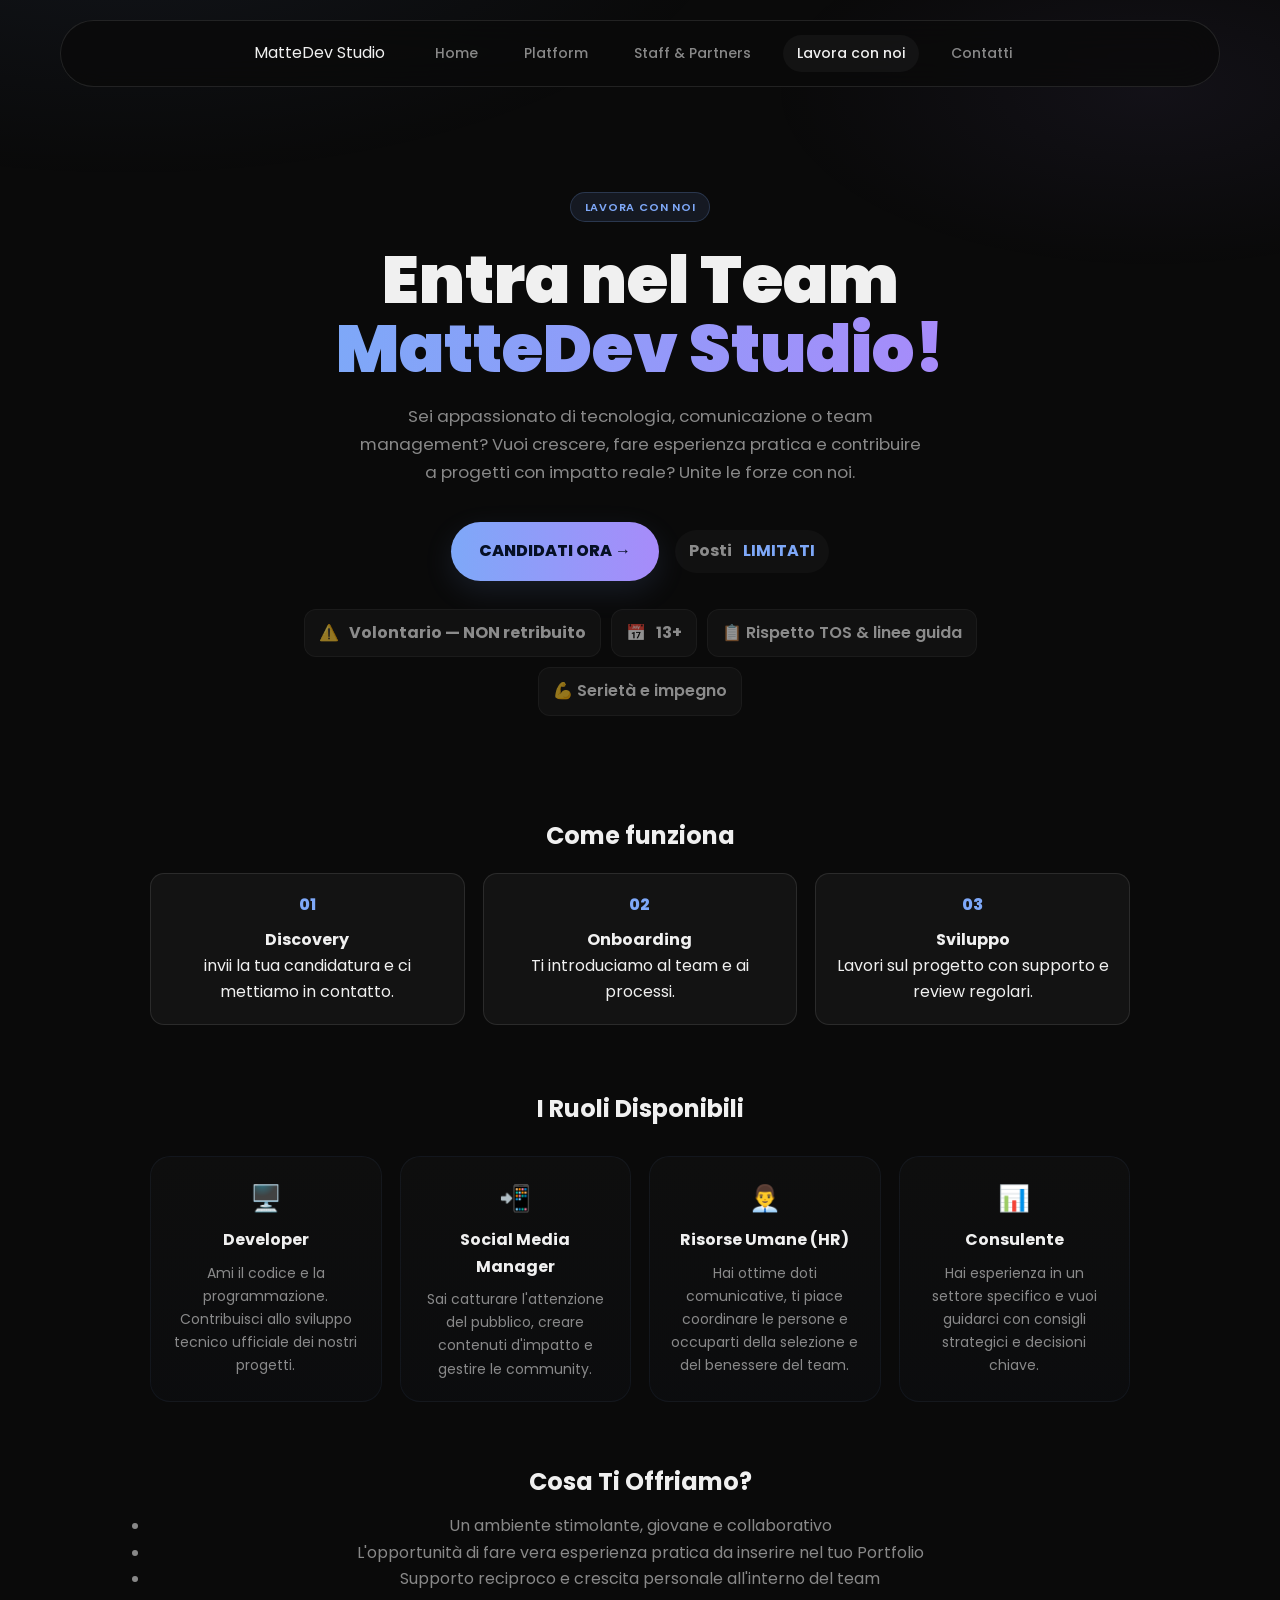
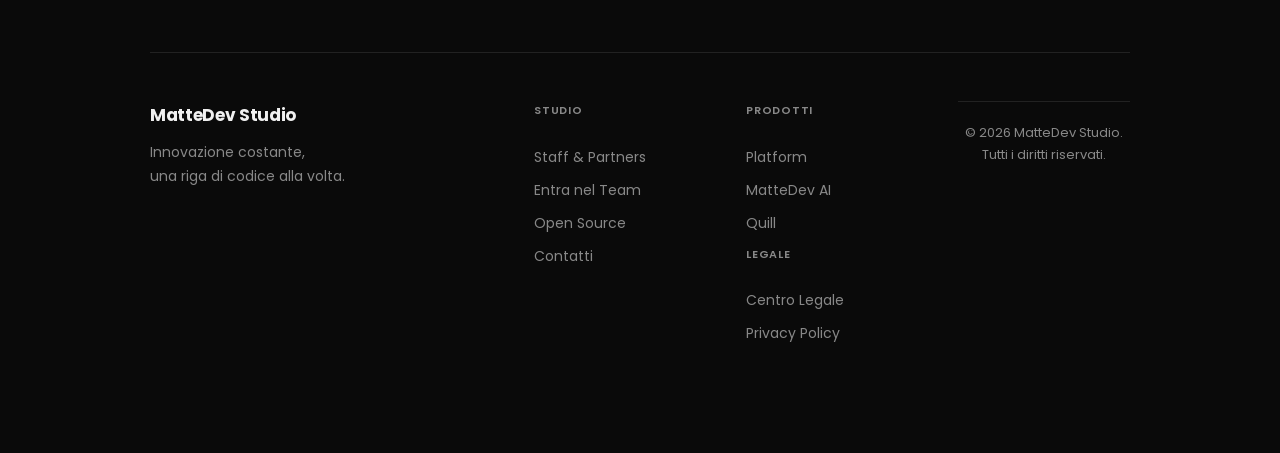
<file: pages/staffapp.html>
<!DOCTYPE html>
<html lang="it">
<head>
    <meta charset="UTF-8">
    <meta name="viewport" content="width=device-width, initial-scale=1.0">
    <title>Entra nel Team — MatteDev Studio</title>
        <meta name="description" content="Candidati per unirti al team di MatteDev Studio. Opportunità volontarie per Developer, Social Media Manager, HR e Consulenti. Scopri requisiti e candidati ora.">
        <link rel="canonical" href="/pages/staffapp.html">
        <!-- Open Graph -->
        <meta property="og:title" content="Entra nel Team — MatteDev Studio">
        <meta property="og:description" content="Candidati per unirti al team di MatteDev Studio. Opportunità volontarie per Developer, Social Media Manager, HR e Consulenti.">
        <meta property="og:type" content="website">
        <meta property="og:url" content="/pages/staffapp.html">
        <meta property="og:image" content="https://media.mattedev.com/img/mlogo.jpg">
        <!-- Twitter -->
        <meta name="twitter:card" content="summary_large_image">
        <meta name="twitter:title" content="Entra nel Team — MatteDev Studio">
        <meta name="twitter:description" content="Candidati per unirti al team di MatteDev Studio. Opportunità volontarie per Developer, Social Media Manager, HR e Consulenti.">
        <meta name="twitter:image" content="https://media.mattedev.com/img/mlogo.jpg">

        <!-- JSON-LD: Organization + WebPage -->
        <script type="application/ld+json">
        {
            "@context": "https://schema.org",
            "@graph": [
                {
                    "@type": "Organization",
                    "name": "MatteDev Studio",
                    "url": "/",
                    "logo": "https://media.mattedev.com/img/mlogo.jpg"
                },
                {
                    "@type": "WebPage",
                    "name": "Entra nel Team — MatteDev Studio",
                    "description": "Candidati per unirti al team di MatteDev Studio. Opportunità volontarie per Developer, Social Media Manager, HR e Consulenti.",
                    "url": "/pages/staffapp.html"
                }
            ]
        }
        </script>
    <link rel="stylesheet" href="/media/style.css">
</head>
<body class="staffapp-page">

<nav class="site-nav">
        <div class="nav-logo">MatteDev Studio</div>
        <div class="nav-links">
            <a href="/index.html">Home</a>
            <a href="https://platform.mattedev.com" target="_blank" rel="noopener noreferrer">Platform</a>
            <a href="/pages/staff.html">Staff & Partners</a>
            <a href="/pages/staffapp.html" class="active">Lavora con noi</a>
            <a href="mailto:official@mattedev.com">Contatti</a>
        </div>
    </nav>

<div class="page-shell">
<main>

    <section class="staffapp-hero">
        <div class="hero-left">
            <span class="kicker">Lavora con noi</span>
            <h1 class="hero-animated big-hero">Entra nel Team<br><span class="accent-text">MatteDev Studio!</span></h1>
            <p class="hero-desc">Sei appassionato di tecnologia, comunicazione o team management? Vuoi crescere, fare esperienza pratica e contribuire a progetti con impatto reale? Unite le forze con noi.</p>

            <div class="hero-cta-row">
                <a href="https://forms.gle/fRMxGZ66H1By4aRz8" target="_blank" class="apply-cta">CANDIDATI ORA →</a>
                <div class="pill-muted">Posti <strong style="margin-left:8px;color:var(--accent)">LIMITATI</strong></div>
            </div>

            <div class="requirements">
                <div class="req-badge">⚠️ <strong>Volontario — NON retribuito</strong></div>
                <div class="req-badge">📅 <strong>13+</strong></div>
                <div class="req-badge">📋 Rispetto TOS & linee guida</div>
                <div class="req-badge">💪 Serietà e impegno</div>
            </div>
        </div>

        
    </section>

    <section class="process-section" style="margin-top:36px;">
        <h2>Come funziona</h2>
        <div class="process-grid">
            <div class="process-step"><div class="step-num">01</div><h4>Discovery</h4><p>invii la tua candidatura e ci mettiamo in contatto.</p></div>
            <div class="process-step"><div class="step-num">02</div><h4>Onboarding</h4><p>Ti introduciamo al team e ai processi.</p></div>
            <div class="process-step"><div class="step-num">03</div><h4>Sviluppo</h4><p>Lavori sul progetto con supporto e review regolari.</p></div>
        </div>
    </section>

    <section style="margin-top:40px;">
        <h2>I Ruoli Disponibili</h2>
        <div class="roles-grid">
            <div class="role-card fade-in-up">
                <div class="role-emoji">🖥️</div>
                <div class="role-title">Developer</div>
                <div class="role-desc">Ami il codice e la programmazione. Contribuisci allo sviluppo tecnico ufficiale dei nostri progetti.</div>
            </div>
            <div class="role-card fade-in-up" style="animation-delay:0.06s;">
                <div class="role-emoji">📲</div>
                <div class="role-title">Social Media Manager</div>
                <div class="role-desc">Sai catturare l'attenzione del pubblico, creare contenuti d'impatto e gestire le community.</div>
            </div>
            <div class="role-card fade-in-up" style="animation-delay:0.12s;">
                <div class="role-emoji">👨‍💼</div>
                <div class="role-title">Risorse Umane (HR)</div>
                <div class="role-desc">Hai ottime doti comunicative, ti piace coordinare le persone e occuparti della selezione e del benessere del team.</div>
            </div>
            <div class="role-card fade-in-up" style="animation-delay:0.18s;">
                <div class="role-emoji">📊</div>
                <div class="role-title">Consulente</div>
                <div class="role-desc">Hai esperienza in un settore specifico e vuoi guidarci con consigli strategici e decisioni chiave.</div>
            </div>
        </div>
    </section>

    <section style="margin-top:36px;">
        <h2>Cosa Ti Offriamo?</h2>
        <ul style="color:var(--muted); margin-top:12px;">
            <li>Un ambiente stimolante, giovane e collaborativo</li>
            <li>L'opportunità di fare vera esperienza pratica da inserire nel tuo Portfolio</li>
            <li>Supporto reciproco e crescita personale all'interno del team</li>
        </ul>
    </section>

</main>

<!-- footer: reuse simple footer structure (kept minimal) -->
<footer class="footer">
    <div class="footer-inner">
        <div class="footer-brand">
            <div class="footer-logo">MatteDev Studio</div>
            <p>Innovazione costante,<br>una riga di codice alla volta.</p>
        </div>
        <div class="footer-links-col">
            <span class="footer-col-title">Studio</span>
            <a href="/pages/staff.html">Staff & Partners</a>
            <a href="/pages/staffapp.html">Entra nel Team</a>
            <a href="https://open.mattedev.com" target="_blank">Open Source</a>
            <a href="mailto:official@mattedev.com">Contatti</a>
        </div>
        <div class="footer-links-col">
            <span class="footer-col-title">Prodotti</span>
            <a href="https://platform.mattedev.com" target="_blank">Platform</a>
            <a href="https://ai.mattedev.com" target="_blank">MatteDev AI</a>
            <a href="https://quill.mattedev.com" target="_blank">Quill</a>
        <div class="footer-links-col">
            <span class="footer-col-title">Legale</span>
            <a href="https://privacy.mattedev.com/" target="_blank">Centro Legale</a>
            <a href="https://privacy.mattedev.com/privacy.html " target="_blank">Privacy Policy</a>
        </div>
    </div>
    <div class="footer-bottom">
        <p>&copy; 2026 MatteDev Studio. Tutti i diritti riservati.</p>
    </div>
</footer>

</div>

</body>
</html>
</file>
<file: media/style.css>
/* ═══════════════════════════════════════════════════════
   MatteDev Studio — style.css
   ═══════════════════════════════════════════════════════ */

@import url('./fonts/fonts.css');

/* ── Variables ── */
:root {
    --bg:            #0a0a0a;
    --surface:       rgba(255,255,255,0.04);
    --surface-hover: rgba(255,255,255,0.07);
    --border:        rgba(255,255,255,0.10);
    --border-hover:  rgba(255,255,255,0.20);
    --text:          #f0f0f0;
    --muted:         rgba(240,240,240,0.55);
    --accent:        #7ea8f8;       /* blue-ish */
    --accent-glow:   rgba(126,168,248,0.15);
    --purple:        #a78bfa;
    --purple-glow:   rgba(167,139,250,0.12);
    --green:         #4ade80;
    --radius-sm:     12px;
    --radius-md:     20px;
    --radius-lg:     28px;
    --radius-xl:     36px;
    --shadow-card:   0 1px 0 rgba(255,255,255,0.06) inset,
                     0 32px 64px rgba(0,0,0,0.36);
    --transition:    0.22s cubic-bezier(.25,.8,.25,1);
}

/* ── Reset ── */
*, *::before, *::after { box-sizing: border-box; margin: 0; padding: 0; }
html { scroll-behavior: smooth; }

body {
    font-family: 'Poppins';
    background: var(--bg);
    color: var(--text);
    line-height: 1.65;
    min-height: 100vh;
    overflow-x: hidden;
    -webkit-font-smoothing: antialiased;
}

/* Subtle grain overlay */
body::before {
    content: "";
    position: fixed;
    inset: 0;
    background:
        radial-gradient(ellipse 80% 50% at 10% -10%, rgba(126,168,248,0.07) 0%, transparent 60%),
        radial-gradient(ellipse 60% 40% at 90% 10%, rgba(167,139,250,0.06) 0%, transparent 50%);
    pointer-events: none;
    z-index: 0;
}

a { color: inherit; text-decoration: none; }

/* ── Layout ── */
.page-shell {
    width: min(1160px, calc(100% - 48px));
    margin: 0 auto;
    padding-bottom: 60px;
    position: relative;
    z-index: 1;
}

/* ══════════════════════════════════════════════
   NAV
══════════════════════════════════════════════ */
.site-nav {
    position: fixed;
    top: 20px;
    left: 50%;
    transform: translateX(-50%);
    width: min(1160px, calc(100% - 48px));
    z-index: 100;
    display: flex;
    justify-content: space-between;
    align-items: center;
    gap: 24px;
    padding: 14px 24px;
    border-radius: 999px;
    background: rgba(10,10,10,0.75);
    backdrop-filter: blur(20px);
    -webkit-backdrop-filter: blur(20px);
    border: 1px solid var(--border);
}

.nav-logo {
    display: flex;
    align-items: center;
    gap: 12px;
    color: var(--text);
}

.nav-brand-link {
    display: inline-flex;
    align-items: center;
    justify-content: center;
    width: 42px;
    height: 42px;
    border-radius: 10px;
    background: rgba(255,255,255,0.04);
    border: 1px solid rgba(255,255,255,0.12);
    overflow: hidden;
    flex-shrink: 0;
}

.nav-brand-logo {
    width: 100%;
    height: 100%;
    object-fit: contain;
    display: block;
}

.nav-brand-text {
    font-size: 16px;
    font-weight: 700;
    letter-spacing: -0.02em;
    color: var(--text);
}

.nav-links { display: flex; align-items: center; gap: 4px; }

.nav-links a {
    color: var(--muted);
    font-size: 14px;
    font-weight: 500;
    padding: 7px 14px;
    border-radius: 999px;
    transition: color var(--transition), background var(--transition);
}

.nav-links a:hover { color: var(--text); background: var(--surface-hover); }
.nav-links a.active { color: var(--text); background: var(--surface); }

/* ══════════════════════════════════════════════
   MAIN
══════════════════════════════════════════════ */
main {
    display: flex;
    flex-direction: column;
    gap: 24px;
    padding-top: calc(20px + 52px + 40px); /* nav offset */
}

/* ══════════════════════════════════════════════
   HERO
══════════════════════════════════════════════ */
.hero {
    display: flex;
    align-items: center;
    justify-content: center;
    min-height: 520px;
    padding: 60px 0 40px;
}

.hero-content {
    width: min(100%, 780px);
    margin: 0 auto;
    text-align: center;
}

.kicker {
    display: inline-flex;
    align-items: center;
    justify-content: center;
    gap: 8px;
    padding: 5px 14px;
    border-radius: 999px;
    background: rgba(126,168,248,0.10);
    border: 1px solid rgba(126,168,248,0.20);
    color: var(--accent);
    font-size: 11px;
    font-weight: 600;
    letter-spacing: 0.07em;
    text-transform: uppercase;
    margin-bottom: 24px;
}

.hero h1 {
    font-size: clamp(4.2rem, 7vw, 7rem);
    font-weight: 800;
    line-height: 0.9;
    letter-spacing: -0.06em;
    color: var(--text);
    margin-bottom: 26px;
}

.hero h1 em {
    font-style: normal;
    background: linear-gradient(135deg, var(--accent) 0%, var(--purple) 100%);
    -webkit-background-clip: text;
    -webkit-text-fill-color: transparent;
    background-clip: text;
}

.hero-sub {
    margin: 0 auto 28px;
    font-size: 19px;
    color: var(--muted);
    max-width: 52ch;
    line-height: 1.7;
}

.hero-tags {
    display: flex;
    flex-wrap: wrap;
    justify-content: center;
    gap: 8px;
    margin: 0 auto 32px;
    max-width: 560px;
}

.hero-tags span {
    padding: 6px 14px;
    border-radius: 999px;
    border: 1px solid var(--border);
    color: var(--muted);
    font-size: 12px;
    font-weight: 500;
}

.hero-actions {
    display: flex;
    justify-content: center;
    align-items: center;
    gap: 12px;
    flex-wrap: wrap;
}

.btn-primary-hero {
    display: inline-flex;
    align-items: center;
    gap: 8px;
    padding: 14px 28px;
    border-radius: 999px;
    background: var(--text);
    color: var(--bg);
    font-size: 14px;
    font-weight: 600;
    transition: opacity var(--transition), transform var(--transition);
}

.btn-primary-hero:hover { opacity: 0.88; transform: translateY(-2px); }

.btn-ghost-hero {
    display: inline-flex;
    align-items: center;
    padding: 14px 24px;
    border-radius: 999px;
    background: var(--surface);
    border: 1px solid var(--border);
    color: var(--muted);
    font-size: 14px;
    font-weight: 500;
    transition: color var(--transition), border-color var(--transition), transform var(--transition);
}

.btn-ghost-hero:hover { color: var(--text); border-color: var(--border-hover); transform: translateY(-2px); }


/* ══════════════════════════════════════════════
   SPOTLIGHT — Platform
══════════════════════════════════════════════ */
.spotlight-section { display: block; }

.spotlight-card {
    display: block;
    position: relative;
    overflow: hidden;
    padding: 52px 56px;
    border-radius: var(--radius-xl);
    background: linear-gradient(135deg, rgba(126,168,248,0.10) 0%, rgba(167,139,250,0.08) 100%);
    border: 1px solid rgba(126,168,248,0.22);
    box-shadow: var(--shadow-card);
    transition: transform var(--transition), border-color var(--transition);
}

.spotlight-card:hover { transform: translateY(-3px); border-color: rgba(126,168,248,0.35); }

.spotlight-glow {
    position: absolute;
    top: -80px; right: -80px;
    width: 380px; height: 380px;
    background: radial-gradient(circle, rgba(126,168,248,0.14) 0%, transparent 70%);
    pointer-events: none;
}

.spotlight-badge {
    display: inline-flex;
    padding: 5px 14px;
    border-radius: 999px;
    background: rgba(126,168,248,0.14);
    border: 1px solid rgba(126,168,248,0.25);
    color: var(--accent);
    font-size: 11px;
    font-weight: 600;
    letter-spacing: 0.07em;
    text-transform: uppercase;
    margin-bottom: 20px;
}

.spotlight-card h2 {
    font-size: clamp(2.2rem, 4vw, 3.4rem);
    font-weight: 800;
    letter-spacing: -0.04em;
    line-height: 1.05;
    color: var(--text);
    margin-bottom: 16px;
}

.spotlight-card p {
    font-size: 16px;
    color: var(--muted);
    max-width: 58ch;
    margin-bottom: 28px;
    line-height: 1.7;
}

.spotlight-cta {
    display: inline-flex;
    align-items: center;
    gap: 8px;
    padding: 12px 22px;
    border-radius: 999px;
    background: rgba(126,168,248,0.14);
    border: 1px solid rgba(126,168,248,0.28);
    color: var(--accent);
    font-size: 14px;
    font-weight: 600;
    transition: background var(--transition), transform var(--transition);
}

.spotlight-card:hover .spotlight-cta { background: rgba(126,168,248,0.22); transform: translateX(4px); }

/* ══════════════════════════════════════════════
   TWO-COL — Event + Open Source
══════════════════════════════════════════════ */
.two-col-section {
    display: grid;
    grid-template-columns: 1fr 1fr;
    gap: 20px;
}

.accent-card {
    display: flex;
    flex-direction: column;
    gap: 14px;
    padding: 36px;
    border-radius: var(--radius-lg);
    border: 1px solid var(--border);
    background: var(--surface);
    box-shadow: var(--shadow-card);
    transition: transform var(--transition), border-color var(--transition), background var(--transition);
    overflow: hidden;
    position: relative;
}

.accent-card:hover { transform: translateY(-3px); background: var(--surface-hover); border-color: var(--border-hover); }

.event-accent {
    background: linear-gradient(160deg, rgba(167,139,250,0.09) 0%, var(--surface) 60%);
    border-color: rgba(167,139,250,0.18);
}

.event-accent:hover { border-color: rgba(167,139,250,0.32); }

.open-accent {
    background: linear-gradient(160deg, rgba(74,222,128,0.07) 0%, var(--surface) 60%);
    border-color: rgba(74,222,128,0.16);
}

.open-accent:hover { border-color: rgba(74,222,128,0.28); }

.accent-top { display: flex; align-items: center; justify-content: space-between; }

.accent-kicker {
    font-size: 11px;
    font-weight: 600;
    text-transform: uppercase;
    letter-spacing: 0.07em;
    color: var(--muted);
}

.event-countdown-chip {
    padding: 4px 12px;
    border-radius: 999px;
    background: rgba(167,139,250,0.16);
    border: 1px solid rgba(167,139,250,0.28);
    color: var(--purple);
    font-size: 12px;
    font-weight: 700;
    letter-spacing: 0.05em;
}

.oss-chip {
    display: inline-flex;
    align-items: center;
    gap: 5px;
    padding: 4px 12px;
    border-radius: 999px;
    background: rgba(74,222,128,0.12);
    border: 1px solid rgba(74,222,128,0.24);
    color: var(--green);
    font-size: 12px;
    font-weight: 600;
}

.accent-card h3 {
    font-size: clamp(1.4rem, 2.4vw, 2rem);
    font-weight: 700;
    letter-spacing: -0.03em;
    line-height: 1.1;
    color: var(--text);
}

.accent-card p { font-size: 14px; color: var(--muted); line-height: 1.65; flex: 1; }

.accent-cta {
    margin-top: 8px;
    font-size: 13px;
    font-weight: 600;
    color: var(--muted);
    transition: color var(--transition), letter-spacing var(--transition);
}

.event-accent:hover .accent-cta { color: var(--purple); }
.open-accent:hover .accent-cta { color: var(--green); }

/* ══════════════════════════════════════════════
   HORIZONTAL CARD — Staff
══════════════════════════════════════════════ */
.horizontal-card-section { display: block; }

.horizontal-card {
    display: flex;
    align-items: center;
    gap: 24px;
    padding: 28px 32px;
    border-radius: var(--radius-lg);
    background: var(--surface);
    border: 1px solid var(--border);
    box-shadow: var(--shadow-card);
    transition: transform var(--transition), background var(--transition), border-color var(--transition);
}

.horizontal-card:hover { transform: translateY(-2px); background: var(--surface-hover); border-color: var(--border-hover); }

.hcard-icon {
    flex-shrink: 0;
    width: 56px; height: 56px;
    border-radius: var(--radius-md);
    background: var(--surface-hover);
    border: 1px solid var(--border);
    display: flex;
    align-items: center;
    justify-content: center;
    color: var(--muted);
}

.hcard-body { flex: 1; min-width: 0; }

.hcard-kicker {
    display: block;
    font-size: 11px;
    font-weight: 600;
    text-transform: uppercase;
    letter-spacing: 0.07em;
    color: var(--muted);
    margin-bottom: 4px;
}

.hcard-body h3 {
    font-size: 1.35rem;
    font-weight: 700;
    letter-spacing: -0.02em;
    color: var(--text);
    margin-bottom: 4px;
}

.hcard-body p { font-size: 14px; color: var(--muted); }

.hcard-arrow {
    flex-shrink: 0;
    width: 44px; height: 44px;
    border-radius: 50%;
    background: var(--surface-hover);
    border: 1px solid var(--border);
    display: flex;
    align-items: center;
    justify-content: center;
    color: var(--muted);
    transition: background var(--transition), color var(--transition), border-color var(--transition), transform var(--transition);
}

.horizontal-card:hover .hcard-arrow {
    background: rgba(255,255,255,0.10);
    border-color: var(--border-hover);
    color: var(--text);
    transform: translateX(4px);
}

/* ══════════════════════════════════════════════
   SERVICES
══════════════════════════════════════════════ */
.services-section { display: flex; flex-direction: column; gap: 28px; }

.services-header { text-align: center; }

.services-header h2 {
    font-size: clamp(1.8rem, 3vw, 2.6rem);
    font-weight: 700;
    letter-spacing: -0.04em;
    color: var(--text);
    margin-top: 12px;
}

.services-grid {
    display: grid;
    grid-template-columns: repeat(3, 1fr);
    gap: 16px;
}

.services-page-hero {
    text-align: center;
    max-width: 820px;
    margin: 0 auto 36px;
    padding-top: 28px;
}

.services-rotating-title {
    display: flex;
    flex-direction: column;
    align-items: center;
    justify-content: center;
    gap: 10px;
    font-size: clamp(3rem, 6vw, 5rem);
    line-height: 0.92;
    letter-spacing: -0.06em;
    margin-bottom: 18px;
}

.services-rotating-static {
    display: block;
    width: 100%;
}

.services-rotating-wrapper {
    position: relative;
    display: inline-flex;
    justify-content: center;
    align-items: center;
    min-height: 1.1em;
    color: var(--accent);
    text-align: center;
}

.services-rotating-word {
    position: absolute;
    inset: 0;
    opacity: 0;
    transform: translateY(16px);
    transition: opacity 0.7s ease, transform 0.7s ease;
    pointer-events: none;
    white-space: nowrap;
}

.services-rotating-word.is-visible {
    position: relative;
    opacity: 1;
    transform: translateY(0);
}

.services-page-hero p {
    font-size: 1.1rem;
    color: var(--muted);
    line-height: 1.7;
    max-width: 60ch;
    margin: 0 auto;
}

.services-page-grid {
    display: grid;
    grid-template-columns: repeat(3, minmax(0, 1fr));
    gap: 22px;
    margin-top: 18px;
}

.service-feature-card {
    display: flex;
    flex-direction: column;
    gap: 14px;
    padding: 28px;
    border-radius: var(--radius-lg);
    background: var(--surface);
    border: 1px solid var(--border);
    box-shadow: var(--shadow-card);
    transition: transform var(--transition), border-color var(--transition), background var(--transition);
}

.service-feature-card:hover {
    background: var(--surface-hover);
    border-color: var(--border-hover);
    transform: translateY(-4px);
}

.service-feature-card h2 {
    font-size: clamp(1.5rem, 2vw, 2rem);
    font-weight: 700;
    letter-spacing: -0.04em;
    color: var(--text);
}

.service-feature-card p {
    font-size: 0.98rem;
    color: var(--muted);
    line-height: 1.7;
    flex: 1;
}

.sw-meta {
    display: flex;
    flex-wrap: wrap;
    gap: 8px;
    margin-top: 6px;
}

.sw-badge {
    display: inline-flex;
    align-items: center;
    gap: 6px;
    padding: 5px 10px;
    border-radius: 999px;
    background: rgba(255,255,255,0.04);
    border: 1px solid var(--border);
    color: var(--muted);
    font-size: 11px;
    font-weight: 600;
}

.sw-badge svg {
    width: 11px;
    height: 11px;
}

.a-txt {
    display: inline-flex;
    align-items: center;
    color: var(--accent);
    font-size: 0.92rem;
    font-weight: 600;
    margin-top: 4px;
}

.btn-download {
    display: inline-flex;
    align-items: center;
    justify-content: center;
    gap: 8px;
    width: fit-content;
    padding: 12px 18px;
    border-radius: 999px;
    background: var(--text);
    color: var(--bg);
    font-size: 0.92rem;
    font-weight: 700;
    transition: transform var(--transition), opacity var(--transition);
}

.btn-download:hover {
    opacity: 0.9;
    transform: translateY(-2px);
}

.service-card {
    display: flex;
    flex-direction: column;
    gap: 12px;
    padding: 28px;
    border-radius: var(--radius-lg);
    background: var(--surface);
    border: 1px solid var(--border);
    box-shadow: var(--shadow-card);
    transition: transform var(--transition), background var(--transition), border-color var(--transition);
}

.service-card:hover { transform: translateY(-4px); background: var(--surface-hover); border-color: var(--border-hover); }

.service-icon-wrap {
    width: 52px; height: 52px;
    border-radius: var(--radius-sm);
    background: var(--surface-hover);
    border: 1px solid var(--border);
    display: flex;
    align-items: center;
    justify-content: center;
    overflow: hidden;
    flex-shrink: 0;
}

.service-logo { width: 36px; height: 36px; object-fit: contain; }

.service-card h4 {
    font-size: 1.05rem;
    font-weight: 600;
    color: var(--text);
    letter-spacing: -0.01em;
}

.service-card p { font-size: 13.5px; color: var(--muted); line-height: 1.6; flex: 1; }

.service-link {
    font-size: 13px;
    font-weight: 600;
    color: var(--muted);
    transition: color var(--transition);
}

.service-card:hover .service-link { color: var(--accent); }

.service-more { border-style: dashed; }

/* ══════════════════════════════════════════════
   CTA SECTION
══════════════════════════════════════════════ */
.cta-section {
    border-radius: var(--radius-xl);
    background: var(--surface);
    border: 1px solid var(--border);
    padding: 64px 40px;
    text-align: center;
    box-shadow: var(--shadow-card);
}

.cta-inner { max-width: 500px; margin: 0 auto; display: flex; flex-direction: column; align-items: center; gap: 14px; }

.cta-inner h2 {
    font-size: clamp(1.8rem, 3vw, 2.8rem);
    font-weight: 800;
    letter-spacing: -0.04em;
    color: var(--text);
}

.cta-inner p { font-size: 16px; color: var(--muted); }

/* ══════════════════════════════════════════════
   FOOTER
══════════════════════════════════════════════ */
.footer {
    margin-top: 60px;
    padding-top: 48px;
    border-top: 1px solid var(--border);
}

.footer-inner {
    display: grid;
    grid-template-columns: 2fr 1fr 1fr 1fr;
    gap: 40px;
    margin-bottom: 48px;
}

.footer-logo {
    font-size: 17px;
    font-weight: 700;
    letter-spacing: -0.02em;
    color: var(--text);
    margin-bottom: 12px;
}

.footer-brand p { font-size: 14px; color: var(--muted); line-height: 1.7; }

.footer-col-title {
    display: block;
    font-size: 11px;
    font-weight: 600;
    text-transform: uppercase;
    letter-spacing: 0.07em;
    color: var(--muted);
    margin-bottom: 16px;
}

.footer-links-col {
    display: flex;
    flex-direction: column;
    gap: 10px;
}

.footer-links-col a {
    font-size: 14px;
    color: var(--muted);
    transition: color var(--transition);
}

.footer-links-col a:hover { color: var(--text); }

.footer-bottom {
    padding: 20px 0;
    border-top: 1px solid var(--border);
    text-align: center;
}

.footer-bottom p { font-size: 13px; color: var(--muted); }

/* ══════════════════════════════════════════════
   RESPONSIVE
══════════════════════════════════════════════ */
@media (max-width: 900px) {
    .hero { min-height: auto; padding: 40px 0 20px; }
    .two-col-section { grid-template-columns: 1fr; }
    .footer-inner { grid-template-columns: 1fr 1fr; gap: 32px; }
    .spotlight-card { padding: 36px 32px; }
}

@media (max-width: 700px) {
    .page-shell { width: calc(100% - 32px); }
    .site-nav { width: calc(100% - 32px); padding: 12px 18px; }
    .nav-links { gap: 2px; }
    .nav-links a { font-size: 13px; padding: 6px 10px; }
    main { gap: 16px; padding-top: calc(20px + 48px + 24px); }
    .services-grid { grid-template-columns: 1fr; }
    .services-page-grid { grid-template-columns: 1fr; }
    .hero h1 { font-size: clamp(2.6rem, 12vw, 3.8rem); }
    .hero-sub { font-size: 15px; }
    .hero-actions { flex-direction: column; }
    .btn-primary-hero, .btn-ghost-hero { width: 100%; justify-content: center; }
    .horizontal-card { flex-direction: column; align-items: flex-start; }
    .footer-inner { grid-template-columns: 1fr; gap: 24px; }
    .spotlight-card { padding: 28px 24px; }
    .cta-section { padding: 44px 24px; }
}

@media (max-width: 480px) {
    .site-nav { flex-direction: column; gap: 10px; border-radius: 20px; }
    .nav-links { flex-wrap: wrap; justify-content: center; }
    .nav-brand-text { font-size: 14px; }
    .nav-brand-link { width: 36px; height: 36px; }
    .hero { padding-top: 24px; }
    .hero-content { width: 100%; }
    .kicker { margin-bottom: 18px; }
    .hero h1 { margin-bottom: 18px; }
    .services-page-hero h1 { font-size: clamp(2.5rem, 14vw, 4rem); }
    .services-page-grid { grid-template-columns: 1fr; }
    .service-feature-card { padding: 22px; }
    .accent-card { padding: 24px; }
    .service-card { padding: 22px; }
    .two-col-section { gap: 12px; }
}

/* ══════════════════════════════════════════════
   PROJECTS PAGE
══════════════════════════════════════════════ */
.staff-section { padding: 40px 20px; max-width: 1200px; margin: auto; }
.staff-grid { display: grid; grid-template-columns: repeat(auto-fit, minmax(250px, 1fr)); gap: 20px; margin-top: 20px; }
.staff-card { background: rgba(255,255,255,0.05); padding: 25px; border-radius: 20px; text-align: center; border: 1px solid rgba(255,255,255,0.1); }
.staff-card img { width: 80px; height: 80px; border-radius: 50%; margin-bottom: 15px; border: 2px solid #fff; }
.partner-badge { display: inline-block; padding: 5px 12px; border-radius: 12px; font-size: 0.8rem; background: #3498db; margin-top: 10px; }

.in-dev, .evidenza { display: inline-block; background: rgba(255,193,7,0.2); color: #ffc107; padding: 6px 14px; border-radius: 20px; font-size: 12px; font-weight: 600; text-transform: uppercase; letter-spacing: 0.5px; margin-bottom: 15px; }
.evidenza { padding: 2px 8px; font-size: 11px; }

.tech-stack { display: flex; flex-wrap: wrap; gap: 8px; margin-bottom: 25px; }
.tech-stack span { background: rgba(255,255,255,0.10); padding: 6px 14px; border-radius: 20px; font-size: 13px; font-weight: 500; color: rgba(255,255,255,0.8); }

.project-links { display: flex; flex-wrap: wrap; gap: 12px; margin-top: auto; }

.btn-primary {
    background: rgba(255,255,255,0.15);
    border: 1px solid rgba(255,255,255,0.2);
    color: #fff;
    padding: 12px 24px;
    border-radius: 25px;
    font-weight: 500;
    font-size: 14px;
    transition: all 0.3s ease;
    display: inline-block;
}
.btn-primary:hover { background: rgba(255,255,255,0.25); transform: translateY(-2px); }

.btn-secondary {
    background: transparent;
    border: 1px solid rgba(255,255,255,0.3);
    color: rgba(255,255,255,0.8);
    padding: 12px 24px;
    border-radius: 25px;
    font-weight: 500;
    font-size: 14px;
    transition: all 0.3s ease;
    display: inline-block;
}
.btn-secondary:hover { background: rgba(255,255,255,0.1); color: #fff; transform: translateY(-2px); }

/* ══════════════════════════════════════════════
   TITOLI STAFF
══════════════════════════════════════════════ */

.staff-h1 {
    width: 100%;
    text-align: center;
    font-size: clamp(4rem, 10vw, 8rem);
    font-weight: 800;
    letter-spacing: -3px;
    margin-top: 140px; /* distanza dalla navbar/isola */
    margin-bottom: 20px;
    line-height: 1;
    position: relative;
    z-index: 2;
}
.staff-p {
    width: 100%;
    text-align: center;
    font-size: clamp(1.1rem, 2vw, 1.5rem);
    color: rgba(255, 255, 255, 0.72);
    margin-top: -5px;
    margin-bottom: 50px;
    font-weight: 400;
    letter-spacing: 0.5px;
}
/* ══════════════════════════════════════════════
   POPUP
══════════════════════════════════════════════ */
.popup-overlay {
    display: none;
    position: fixed;
    inset: 0;
    background: rgba(0, 0, 0, 0.6);
    backdrop-filter: blur(8px);
    -webkit-backdrop-filter: blur(8px);
    z-index: 1000;
    justify-content: center;
    align-items: center;
}

.popup-content {
    background: var(--surface);
    border: 1px solid var(--border-hover);
    box-shadow: var(--shadow-card);
    padding: 32px;
    border-radius: var(--radius-lg);
    text-align: center;
    max-width: 400px;
    width: 90%;
}

.popup-content h3 {
    margin-top: 0;
    font-size: 1.2rem;
    font-weight: 700;
    letter-spacing: -0.02em;
    color: var(--text);
    margin-bottom: 10px;
}

.popup-content p {
    color: var(--muted);
    font-size: 14px;
    margin-bottom: 24px;
    line-height: 1.65;
}

.popup-buttons {
    display: flex;
    justify-content: center;
    gap: 12px;
}

.popup-buttons button {
    padding: 10px 22px;
    border: 1px solid var(--border);
    border-radius: 999px;
    cursor: pointer;
    font-weight: 600;
    font-size: 14px;
    font-family: 'Poppins', sans-serif;
    transition: background var(--transition), color var(--transition), border-color var(--transition), transform var(--transition);
}

.btn-cancel {
    background: var(--surface-hover);
    color: var(--muted);
}

.btn-cancel:hover {
    background: rgba(255, 255, 255, 0.10);
    color: var(--text);
    border-color: var(--border-hover);
    transform: translateY(-2px);
}

.btn-confirm {
    background: rgba(248, 113, 113, 0.15);
    border-color: rgba(248, 113, 113, 0.28);
    color: #f87171;
}

.btn-confirm:hover {
    background: rgba(248, 113, 113, 0.25);
    border-color: rgba(248, 113, 113, 0.45);
    transform: translateY(-2px);
}

.btn-link {
    display: inline-flex;
    align-items: center;
    padding: 10px 22px;
    border-radius: 999px;
    background: var(--surface);
    border: 1px solid var(--border);
    color: var(--muted);
    font-weight: 600;
    font-size: 14px;
    margin-top: 10px;
    transition: color var(--transition), border-color var(--transition), background var(--transition), transform var(--transition);
}

.btn-link:hover {
    color: var(--text);
    border-color: var(--border-hover);
    background: var(--surface-hover);
    transform: translateY(-2px);
}
/* Container del visual nella Hero (mantiene lo spazio a destra) */
.hero-visual {
    display: flex;
    justify-content: center;
    align-items: center;
    width: 100%;
    min-height: 450px; /* Adeguato all'altezza dei testi a sinistra */
    color : #ff000000 !important; /* Nasconde il quadrato stonato del logo originale */ 
}

/* Il logo singolo, pulito e smussato */
.hero-logo-clean {
    width: 100%;
    max-width: 420px;       /* Dimensione massima ottimale nella hero */
    height: auto;
    aspect-ratio: 1 / 1;    /* Mantiene le proporzioni quadrate del file originale */
    object-fit: contain;
    
    border-radius: 24px;    /* Arrotondamento dei lati (puoi aumentarlo o diminuirlo) */
    
    box-shadow: 0 20px 40px rgba(0, 0, 0, 0.3); /* Un'ombra leggera per dare profondità */
}

/* ══════════════════════════════════════════════
   STAFF APPLICATION PAGE
══════════════════════════════════════════════ */
.staffapp-hero {
    padding: 80px 0 40px;
    display: grid;
    grid-template-columns: 1fr 420px;
    gap: 32px;
    align-items: center;
}
.staffapp-hero h1 {
    font-size: clamp(2.6rem, 6vw, 4.2rem);
    line-height: 1.02;
    margin-bottom: 10px;
}
.staffapp-hero .hero-animated { display: inline-block; background-clip: text; -webkit-background-clip: text; }
.stat-block { font-size: 14px; }
.big-hero { font-size: clamp(2.8rem, 6vw, 4.6rem); font-weight: 900; }
.accent-text { background: linear-gradient(90deg,var(--accent),var(--purple)); -webkit-background-clip: text; -webkit-text-fill-color: transparent; }
.hero-left .hero-desc { font-size: 1.05rem; margin-top: 10px; }
.hero-cta-row { display:flex; gap:16px; align-items:center; margin-top:14px; }
.pill-muted { background: rgba(255,255,255,0.03); padding:8px 14px; border-radius:999px; color:var(--muted); font-weight:700; }
.staffapp-hero .hero-desc { color: var(--muted); margin-bottom: 22px; max-width: 52ch; }

.roles-grid {
    display: grid;
    grid-template-columns: repeat(auto-fit, minmax(220px, 1fr));
    gap: 18px;
    margin-top: 28px;
}
.role-card {
    padding: 20px;
    border-radius: var(--radius-md);
    background: linear-gradient(180deg, rgba(255,255,255,0.02), rgba(255,255,255,0.01));
    border: 1px solid var(--border);
    transition: transform var(--transition), box-shadow var(--transition), border-color var(--transition);
}
.role-card:hover { transform: translateY(-6px); box-shadow: 0 12px 30px rgba(0,0,0,0.45); border-color: var(--border-hover); }
.role-emoji { font-size: 1.6rem; margin-bottom: 8px; display: inline-block; }
.role-title { font-weight: 700; color: var(--text); margin-bottom: 8px; }
.role-desc { color: var(--muted); font-size: 14px; }

/* Make role cards pop with subtle gradient and glow */
.role-card { background: linear-gradient(180deg, rgba(255,255,255,0.02), rgba(126,168,248,0.02)); border: 1px solid rgba(126,168,248,0.06); }
.role-card:hover { box-shadow: 0 18px 40px rgba(126,168,248,0.06); }

/* Feature panel on hero right */
.feature-panel { background: linear-gradient(180deg, rgba(255,255,255,0.02), rgba(255,255,255,0.01)); border-radius: 18px; padding: 18px; border: 1px solid rgba(126,168,248,0.06); box-shadow: 0 18px 40px rgba(0,0,0,0.55); display:flex; flex-direction:column; gap:12px; align-items:stretch; }
.panel-top { display:flex; justify-content:space-between; align-items:center; gap:10px; }
.panel-kicker { font-size:12px; color:var(--muted); font-weight:700; }
.panel-badges { display:flex; gap:8px; }
.panel-badges .pill { background: rgba(255,255,255,0.04); padding:6px 10px; border-radius:999px; color:var(--muted); font-weight:700; font-size:12px; }
.panel-visual { display:flex; justify-content:center; align-items:center; padding:12px; }
.panel-footer { display:flex; justify-content:flex-end; }
.apply-cta.small { padding:10px 14px; font-size:13px; }

/* Process grid */
.process-section h2 { margin-bottom:18px; }
.process-grid { display:grid; grid-template-columns: repeat(auto-fit, minmax(260px, 1fr)); gap:18px; justify-items: center; justify-content: center; max-width: 980px; margin: 0 auto; }
.process-step { background: var(--surface); padding:18px; border-radius:14px; border:1px solid var(--border); text-align:left; }
.process-step { text-align:center; }
.process-step .step-num { font-weight:800; color:var(--accent); margin-bottom:8px; }

@media (max-width:900px) {
    .staffapp-hero { grid-template-columns: 1fr; }
    .process-grid { grid-template-columns: 1fr 1fr; }
}

/* Center texts for staffapp page */
.staffapp-page main { text-align: center; }
.staffapp-page .hero-left, .staffapp-page .hero-right, .staffapp-page .roles-grid .role-card, .staffapp-page .process-step, .staffapp-page .requirements { text-align: center; }
.staffapp-page .requirements { display:flex; justify-content:center; flex-wrap:wrap; gap:10px; }
.staffapp-page .roles-grid { justify-items: center; }
.staffapp-page .role-card { margin: 0 auto; }

/* Narrow the page shell slightly for a centered hero on this page */
.staffapp-page .page-shell { width: min(980px, calc(100% - 48px)); }
.staffapp-page .hero-left { max-width: 820px; margin: 0 auto; display:flex; flex-direction:column; align-items:center; }

/* Force single-column hero on the staffapp page so everything centers */
.staffapp-page .staffapp-hero { grid-template-columns: 1fr !important; }

/* Center the nav and footer on the staffapp page only */
.staffapp-page .site-nav { justify-content: center; }
.staffapp-page .site-nav .nav-links { justify-content: center; gap: 18px; }
.staffapp-page .site-nav .nav-logo { margin-right: 12px; }

/* Footer uses default site styles; no staffapp-specific overrides */

.requirements { margin-top: 28px; display: grid; gap: 10px; }
.req-badge { display: inline-flex; gap: 10px; align-items: center; padding: 10px 14px; border-radius: 12px; background: rgba(255,255,255,0.03); border: 1px solid rgba(255,255,255,0.04); color: var(--muted); font-weight: 600; }

.apply-cta { display: inline-flex; align-items: center; gap: 10px; padding: 16px 28px; border-radius: 999px; background: linear-gradient(90deg,var(--accent),var(--purple)); color: #061025; font-weight: 800; font-size: 16px; border: none; box-shadow: 0 10px 30px rgba(126,168,248,0.12); transition: transform var(--transition), box-shadow var(--transition); }
.apply-cta:hover { transform: translateY(-4px); box-shadow: 0 18px 40px rgba(126,168,248,0.18); }

/* ══════════════════════════════════════════════
   VOLUNTEER POPUP (BOTTOM-RIGHT)
══════════════════════════════════════════════ */
.volunteer-popup {
    position: fixed;
    right: 24px;
    bottom: 24px;
    max-width: 360px;
    width: calc(100% - 48px);
    background: linear-gradient(180deg, rgba(6,8,20,0.96), rgba(10,10,10,0.98));
    border: 1px solid rgba(126,168,248,0.12);
    padding: 20px 18px;
    border-radius: 16px;
    box-shadow: 0 8px 30px rgba(2,6,23,0.6), 0 0 40px rgba(126,168,248,0.08), 0 0 12px rgba(167,139,250,0.04);
    z-index: 9999;
    display: none;
    transform: translateX(20px) translateY(6px) scale(0.98);
    opacity: 0;
    transition: transform 0.4s cubic-bezier(.2,.9,.2,1), opacity 0.32s ease;
}
.volunteer-popup.show { display: block; transform: translateX(0) translateY(0) scale(1); opacity: 1; }
.volunteer-popup .vp-title { font-weight: 800; color: var(--text); margin-bottom: 6px; }
.volunteer-popup .vp-sub { color: var(--muted); font-size: 14px; margin-bottom: 12px; }
.volunteer-popup .vp-actions { display: flex; gap: 8px; align-items: center; }
.volunteer-popup .vp-cta { flex: 1; padding: 12px 14px; border-radius: 12px; background: linear-gradient(90deg,var(--accent),var(--purple)); color: #061025; font-weight: 800; text-align: center; box-shadow: 0 8px 30px rgba(126,168,248,0.12); }
.volunteer-popup .vp-cta:hover { transform: translateY(-3px); }
.volunteer-popup .vp-close { position: absolute; top: 8px; right: 10px; background: transparent; border: none; color: var(--muted); font-size: 20px; cursor: pointer; padding: 6px; border-radius: 8px; }
.volunteer-popup .vp-close:focus { outline: 2px solid rgba(126,168,248,0.14); }

/* small glow accent */
.volunteer-popup::after { content: ''; position: absolute; inset: -8px; border-radius: 18px; pointer-events: none; box-shadow: 0 12px 40px rgba(126,168,248,0.06); }

/* Animations */
.fade-in-up { transform: translateY(8px); opacity: 0; animation: fadeUp 0.6s forwards ease-out; }
@keyframes fadeUp { to { transform: translateY(0); opacity: 1; } }

@media (max-width: 700px) {
    .staffapp-hero { grid-template-columns: 1fr; }
    .volunteer-popup { right: 12px; left: 12px; max-width: none; bottom: 12px; }
}
</file>
